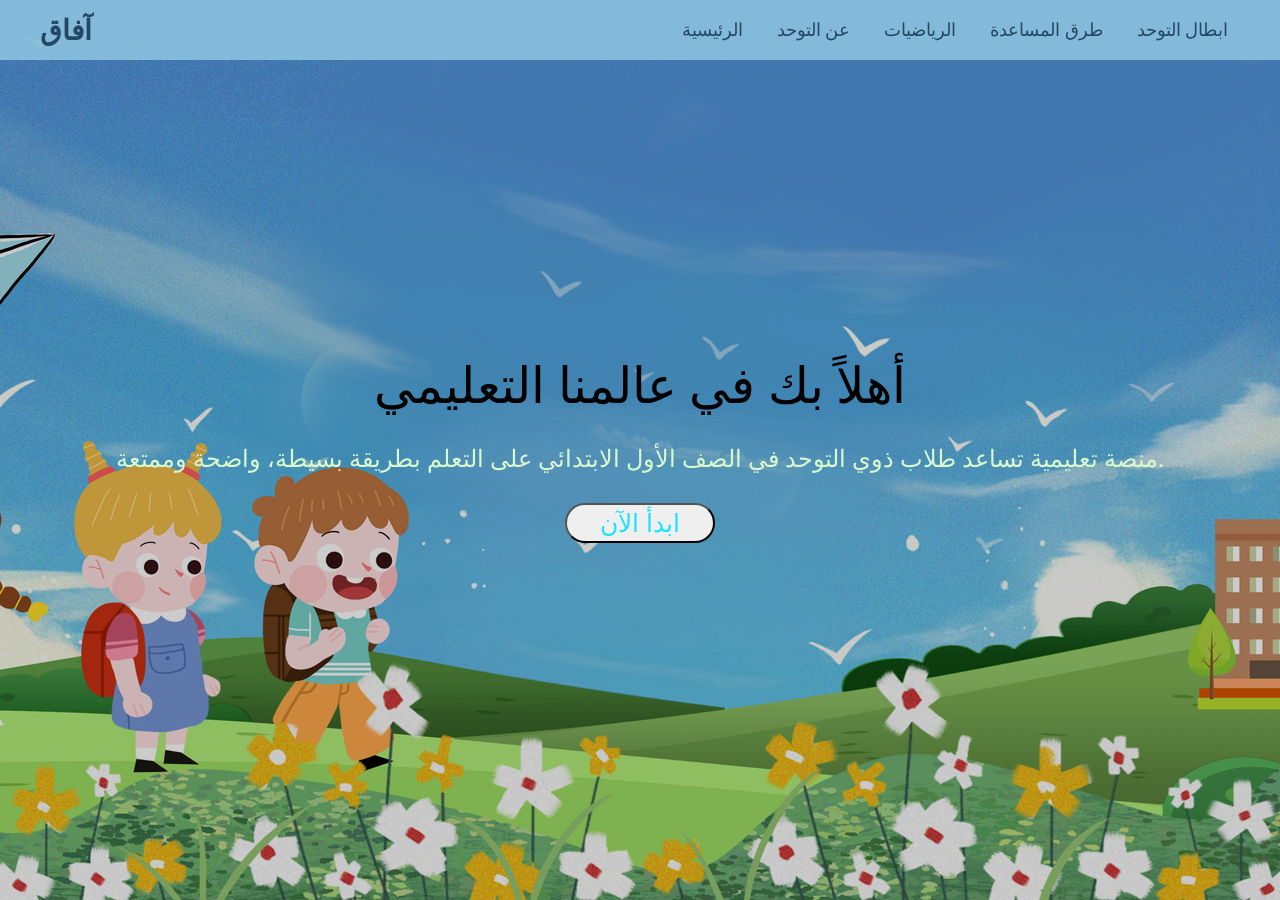
<file: index.html>
<!DOCTYPE html>
<html>

<head>
    <meta charset="UTF-8">
    <title>آفاق</title>
    <link rel="stylesheet" href="css/style.css">
    <link rel="icon" href="images/icon.png">
</head>
<body>
<div class="first-header">

    <h2 class="header-logo">آفاق</h2>

    <ul class="ul12">
        <li><a href="#">الرئيسية</a></li>
        <li><a href="#">عن التوحد</a></li>
         <li><a href="#">الرياضيات</a></li>
        <li><a href="#">طرق المساعدة</a></li>
        <li><a href="#">ابطال التوحد </a></li>
       
    </ul>

</div>

<div class="parent">
<div class="overlay">
    <div class="content">
        <span class="span1">أهلاً بك في عالمنا التعليمي</span>
    <p>منصة تعليمية تساعد طلاب ذوي التوحد في الصف الأول الابتدائي على التعلم بطريقة بسيطة، واضحة وممتعة. </p>
   

        <button class="btn" id="Startbtn">ابدأ الآن</button>
     
    </div>
    </div>
</div>

<script src="JS/script.js"></script>
</body>



</html>
</file>
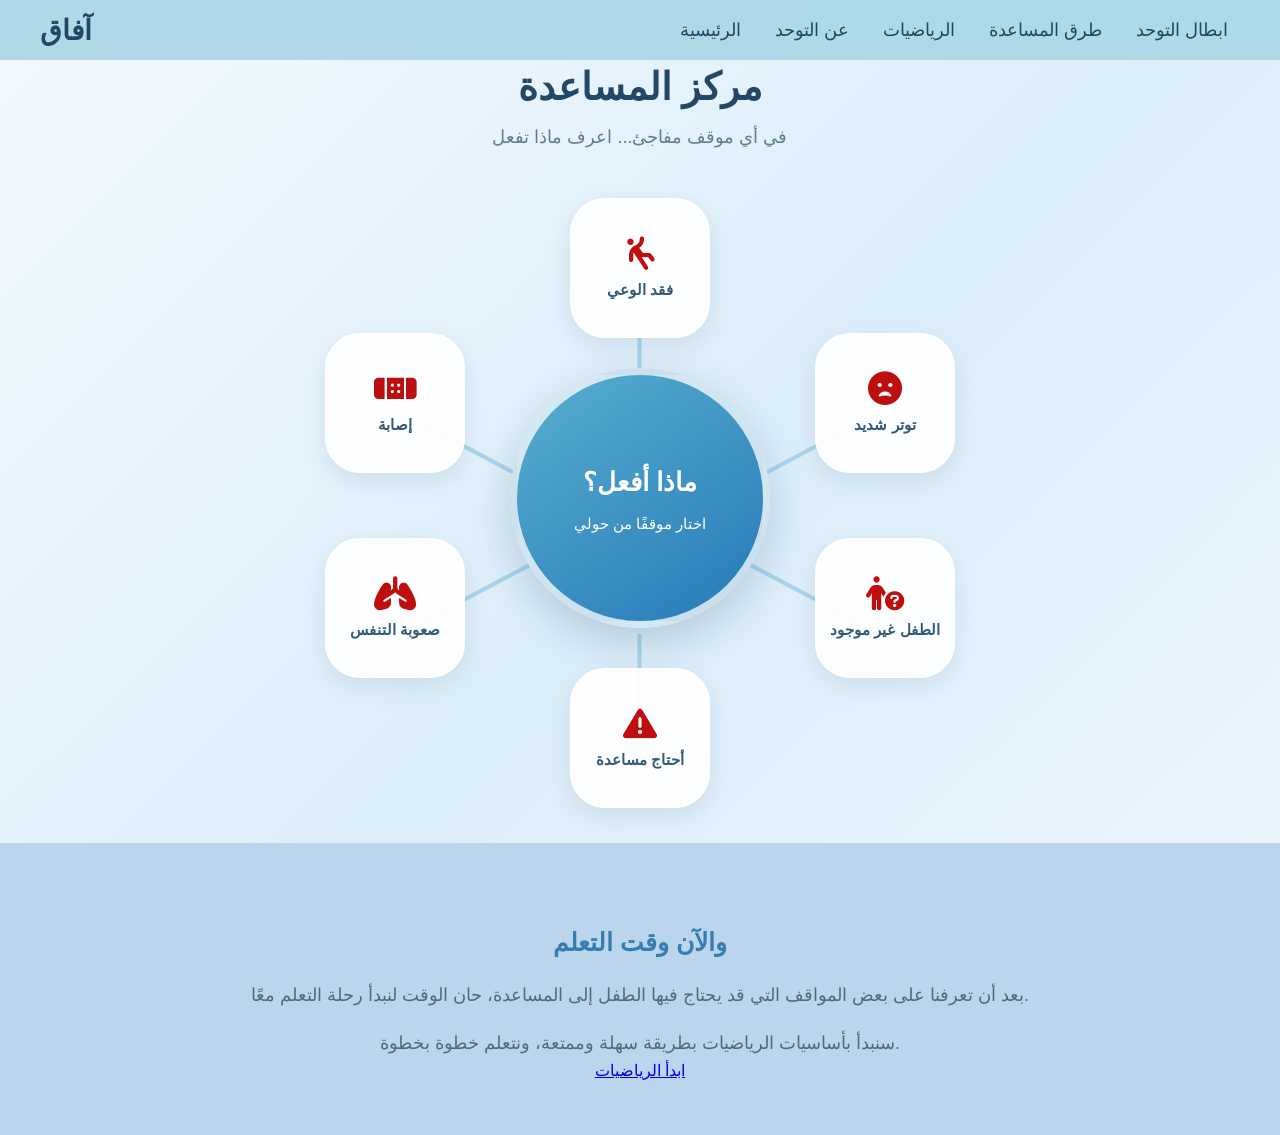
<file: help.html>
<DOCTYPE>
    <html>
        <head>
            <meta charset="UTF-8">
            <title>آفاق</title>
              <link rel="stylesheet" href="css/help.css">
              <link rel="stylesheet" href="css/all.css">
              <link rel="icon" href="images/icon.png">
        </head>
        <body>
            
          <div class="first-header">
        <h2 class="header-logo">آفاق</h2>

        <ul class="ul12">
         <li><a href="index.html">الرئيسية</a></li>
            <li><a href="home.html">عن التوحد</a></li>
             <li><a href="math.html">الرياضيات</a></li>
            <li><a href="help.html">طرق المساعدة</a></li>
            <li><a href="heroes.html">ابطال التوحد </a></li>
        </ul>
    </div>
    </div>
   <div class="div1">

        <h1> مركز المساعدة</h1>

        <p>في أي موقف مفاجئ... اعرف ماذا تفعل</p>

    
</div>

    <div class="div2">

        <div class="line1"></div>
        <div class="line2"></div>
        <div class="line3"></div>
        <div class="line4"></div>
        <div class="line5"></div>
        <div class="line6"></div>


        <div class="div3" id="one">

            <h2><i class="fa-solid fa-person-falling fa-float" style="color: rgb(191, 14, 14);"></i></h2>
            <p>فقد الوعي</p>

        </div>


        <div class="div4" id="two">

            <h2><i class="fa-solid fa-bandage fa-float" style="color: rgb(191, 14, 14);"></i></h2>
            <p>إصابة</p>

        </div>


        <div class="div5" id="three">

            <h2><i class="fa-solid fa-face-frown-open fa-float" style="color: rgb(191, 14, 14);"></i></h2>
            <p>توتر شديد</p>

        </div>


        <div class="div6">

            <h2></h2>

            <h1>ماذا أفعل؟</h1>

            <p id="text">
                اختار موقفًا من حولي
            </p>

        </div>


        <div class="div7" id="four">

            <h2><i class="fa-solid fa-lungs fa-float" style="color: rgb(191, 14, 14);"></i></h2>
            <p>صعوبة التنفس</p>

        </div>


        <div class="div8" id="five">

            <h2><i class="fa-solid fa-person-circle-question fa-float" style="color: rgb(191, 14, 14);"></i></h2>
            <p>الطفل غير موجود</p>

        </div>


        <div class="div9" id="six">

            <h2><i class="fa-solid fa-triangle-exclamation fa-float" style="color: rgb(191, 14, 14);"></i></h2>
            <p>أحتاج مساعدة</p>

        </div>

    </div>


<div class="help-overlay" id="math">

    <div class="header1">

    </div>

    <div class="help-content">

        <h2>والآن وقت التعلم </h2>

        <p>
            بعد أن تعرفنا على بعض المواقف التي قد يحتاج فيها الطفل إلى المساعدة،
            حان الوقت لنبدأ رحلة التعلم معًا.
        </p>

        <p>
            سنبدأ بأساسيات الرياضيات بطريقة سهلة وممتعة، ونتعلم خطوة بخطوة.
        </p>

        <a href="math.html" class="btn1">ابدأ الرياضيات</a>

    </div>

</div>

 


    <script src="JS/help.js"></script>
        </body>
    </html>
</file>
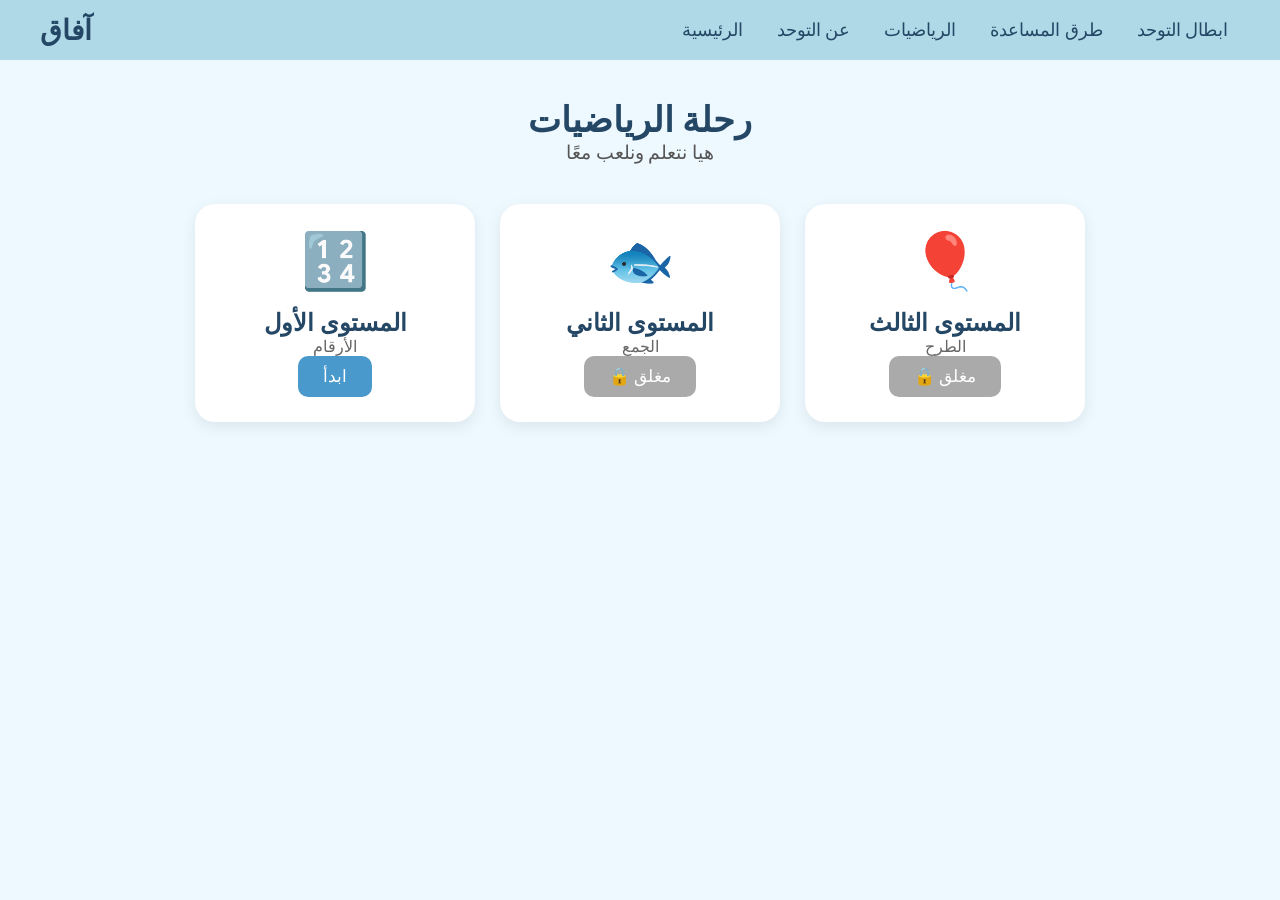
<file: math.html>
<DOCTYPE>
<html>
<head>
 <meta charset="UTF-8">
 <title> آفاق </title>

    <link rel="stylesheet" href="css/math.css">
    <link rel="stylesheet" href="css/all.css">

       <link rel="icon" href="images/icon.png">
        </head>
     <body>
          <div class="first-header">
        <h2 class="header-logo">آفاق</h2>

        <ul class="ul12">
           <li><a href="index.html">الرئيسية</a></li>
            <li><a href="home.html">عن التوحد</a></li>
             <li><a href="math.html">الرياضيات</a></li>
            <li><a href="help.html">طرق المساعدة</a></li>
            <li><a href="heroes.html">ابطال التوحد </a></li>
        </ul>
    </div>

   <div class="math">

    <div class="title">
        <h1>رحلة الرياضيات </h1>
        <p>هيا نتعلم ونلعب معًا</p>
    </div>



    <div class="container" id="page1">

        <div class="box">

            <div class="pic">🔢</div>

            <h2>المستوى الأول</h2>
            <p>الأرقام</p>

            <button onclick="open1()">ابدأ</button>

        </div>


        <div class="box1">

            <div class="pic">🐟</div>

            <h2>المستوى الثاني</h2>
            <p>الجمع</p>

            <button id="b1" onclick="open2()" disabled>
                🔒 مغلق
            </button>

        </div>


        <div class="box2">

            <div class="pic">🎈</div>

            <h2>المستوى الثالث</h2>
            <p>الطرح</p>

            <button id="b2" onclick="open3()" disabled>
                🔒 مغلق
            </button>

        </div>

    </div>


    <div class="page" id="page2">

        <button class="back" onclick="back()"> رجوع</button>

        <div class="container1">

            <h1>🔢 الأرقام</h1>

            <div class="small">

                <h2>الدرس الأول</h2>

                <p>هيا نتعرف على الأرقام من 1 إلى 5.</p>

                <div class="big">
                    1️⃣ 2️⃣ 3️⃣ 4️⃣ 5️⃣
                </div>

                <button onclick="one()">ابدأ</button>

            </div>

        </div>

    </div>


    <div class="page" id="page3">

        <button class="back" onclick="back()">← رجوع</button>

        <div class="container1">

            <h1>الدرس الأول 🔢</h1>

            <p>هذا هو الرقم 3</p>

            <div class="big">3️⃣</div>

            <h2>أين الرقم 3؟</h2>

            <div class="buttons">

                <button onclick="check1(1)">1</button>
                <button onclick="check1(3)">3</button>
                <button onclick="check1(5)">5</button>

            </div>

            <p id="text1"></p>

            <button id="next1" onclick="two()" style="display:none;">
                الدرس التالي
            </button>

        </div>

    </div>



    <div class="page" id="page4">

        <button class="back" onclick="back()"> رجوع</button>

        <div class="container1">

            <h1>الدرس الثاني 🔢</h1>

            <p>هيا نتعرف على الأرقام من 6 إلى 10.</p>

            <div class="big">
                6️⃣ 7️⃣ 8️⃣ 9️⃣ 🔟
            </div>

            <h2>أين الرقم 8؟</h2>

            <div class="buttons">

                <button onclick="check2(6)">6</button>
                <button onclick="check2(8)">8</button>
                <button onclick="check2(10)">10</button>

            </div>

            <p id="text2"></p>

            <button id="next2" onclick="three()" style="display:none;">
                الدرس التالي
            </button>

        </div>

    </div>



    <div class="page" id="page5">

        <button class="back" onclick="back()"> رجوع</button>

        <div class="container1">

            <h1>الدرس الثالث 🔢</h1>

            <p>هيا نتعلم ترتيب الأرقام.</p>

            <div class="big">
                1️⃣ 2️⃣ 3️⃣
            </div>

            <h2>ما الرقم الذي يأتي بعد 3؟</h2>

            <div class="buttons">

                <button onclick="check3(2)">2</button>
                <button onclick="check3(4)">4</button>
                <button onclick="check3(5)">5</button>

            </div>

            <p id="text3"></p>

            <button id="next3" onclick="home2()" style="display:none;">
                المستوى التالي
            </button>

        </div>

    </div>

    <div class="page" id="page6">

        <button class="back" onclick="back()"> رجوع</button>

        <div class="container1">

            <h1>🐟 الجمع</h1>

            <div class="small">

                <h2>الدرس الأول</h2>

                <p>هيا نتعلم الجمع باستخدام الصور.</p>

                <div class="big">
                    🐟 + 🐟
                </div>

                <button onclick="four()">ابدأ</button>

            </div>

        </div>

    </div>

    <div class="page" id="page7">

        <button class="back" onclick="back()"> رجوع</button>

        <div class="container1">

            <h1>الدرس الأول 🐟</h1>

            <p>1 + 1 = ؟</p>

            <div class="big">
                🐟 + 🐟
            </div>

            <div class="buttons">

                <button onclick="check4(1)">1</button>
                <button onclick="check4(2)">2</button>
                <button onclick="check4(3)">3</button>

            </div>

            <p id="text4"></p>

            <button id="next4" onclick="five()" style="display:none;">
                الدرس التالي
            </button>

        </div>

    </div>

    <div class="page" id="page8">

        <button class="back" onclick="back()"> رجوع</button>

        <div class="container1">

            <h1>الدرس الثاني 🐟</h1>

            <p>2 + 1 = ؟</p>

            <div class="big">
                🐟 🐟 + 🐟
            </div>

            <div class="buttons">

                <button onclick="check5(2)">2</button>
                <button onclick="check5(3)">3</button>
                <button onclick="check5(4)">4</button>

            </div>

            <p id="text5"></p>

            <button id="next5" onclick="six()" style="display:none;">
                الدرس التالي
            </button>

        </div>

    </div>

    <div class="page" id="page9">

        <button class="back" onclick="back()"> رجوع</button>

        <div class="container1">

            <h1>الدرس الثالث 🐟</h1>

            <p>3 + 1 = ؟</p>

            <div class="big">
                🐟 🐟 🐟 + 🐟
            </div>

            <div class="buttons">

                <button onclick="check6(3)">3</button>
                <button onclick="check6(4)">4</button>
                <button onclick="check6(5)">5</button>

            </div>

            <p id="text6"></p>

            <button id="next6" onclick="home3()" style="display:none;">
                المستوى التالي
            </button>

        </div>

    </div>

    <div class="page" id="page10">

        <button class="back" onclick="back()"> رجوع</button>

        <div class="container1">

            <h1>🎈 الطرح</h1>

            <div class="small">

                <h2>الدرس الأول</h2>

                <p>هيا نتعلم الطرح باستخدام الصور.</p>

                <div class="big">
                    🎈 🎈 - 🎈
                </div>

                <button onclick="seven()">ابدأ</button>

            </div>

        </div>

    </div>


    <div class="page" id="page11">

        <button class="back" onclick="back()"> رجوع</button>

        <div class="container1">

            <h1>الدرس الأول 🎈</h1>

            <p>2 - 1 = ؟</p>

            <div class="buttons">

                <button onclick="check7(1)">1</button>
                <button onclick="check7(2)">2</button>
                <button onclick="check7(3)">3</button>

            </div>

            <p id="text7"></p>

            <button id="next7" onclick="eight()" style="display:none;">
                الدرس التالي
            </button>

        </div>

    </div>

    <div class="page" id="page12">

        <button class="back" onclick="back()"> رجوع</button>

        <div class="container1">

            <h1>الدرس الثاني 🎈</h1>

            <p>3 - 1 = ؟</p>

            <div class="buttons">

                <button onclick="check8(1)">1</button>
                <button onclick="check8(2)">2</button>
                <button onclick="check8(3)">3</button>

            </div>

            <p id="text8"></p>

            <button id="next8" onclick="nine()" style="display:none;">
                الدرس التالي
            </button>

        </div>

    </div>

    <div class="page" id="page13">

        <button class="back" onclick="back()"> رجوع</button>

        <div class="container1">

            <h1>الدرس الثالث 🎈</h1>

            <p>4 - 1 = ؟</p>

            <div class="buttons">

                <button onclick="check9(2)">2</button>
                <button onclick="check9(3)">3</button>
                <button onclick="check9(4)">4</button>

            </div>

            <p id="text9"></p>

        </div>

    </div>

</div>


    <script src="JS/math.js"></script>

     </body>
    </html>
</file>
<file: css/style.css>
* {
    box-sizing: border-box;
    padding: 0;
    margin: 0;
}

.first-header {
    background-color: rgba(135, 190, 220, 0.95);
    width: 100%;
    height: 60px;
    position: fixed;
    top: 0;
    left: 0;
    z-index: 10;
    display: flex;
    align-items: center;
    justify-content: space-between;
    padding: 0 40px;
}

.header-logo {
    font-size: 28px;
    color: #244765;
}

.ul12 {
    display: flex;
    align-items: center;
    gap: 10px;
    list-style: none;
}

.ul12 li {
    position: relative;
}

.ul12 li a {
    display: block;
    padding: 10px 12px;
    text-decoration: none;
    color: #244765;
    font-size: 18px;
    transition: 0.3s;
}

.ul12 li::after {
    content: '';
    position: absolute;
    width: 0;
    height: 4px;
    background-color: #4999cd;
    bottom: 0;
    right: 0;
    transition: 0.3s;
}

.ul12 li:hover::after {
    width: 100%;
}

.ul12 li:hover {
    background-color: rgba(117, 190, 235, 0.3);
}


.parent {
    width: 100%;
    min-height: 100vh;
    background-image: url(../images/background.jpg);
    background-size: cover;
    background-position: center;
    background-repeat: no-repeat;
    position: relative;
}

.overlay {
    position: absolute;
    top: 0;
    left: 0;
    width: 100%;
    min-height: 100%;
    background-color: rgba(0, 0, 0, 0.2);
    text-align: center;
}

.content {
    width: 90%;
    color: #fff;
    position: absolute;
    top: 50%;
    left: 50%;
    transform: translate(-50%, -50%);
    text-align: center;
}

.content .span1 {
    color: black;
    font-size: 50px;
    display: inline-block;
}

.content p {
    color: #d9f9cd;
    margin-top: 30px;
    font-size: 24px;
}

.btn {
    display: inline-block;
    margin-top: 30px;
    text-align: center;
    width: 150px;
    min-height: 40px;
    border-radius: 30px;
    color: #1ee1ff;
    cursor: pointer;
    font-size: 25px;
}

.btn:hover {
    background-color: rgba(158, 114, 114, 0.5);
    transition: 1.5s;
}
</file>
<file: css/help.css>
* {
    margin: 0;
    padding: 0;
    box-sizing: border-box;
}

body {
    font-family: Arial, sans-serif;
    background-color: #f1f8fd;
    color: #244765;
}

.first-header {
    background-color: rgba(173, 216, 230, 0.97);
    width: 100%;
    min-height: 60px;
    position: fixed;
    top: 0;
    left: 0;
    z-index: 10;
    display: flex;
    align-items: center;
    justify-content: space-between;
    padding: 0 40px;
}

.header-logo {
    font-size: 28px;
    color: #244765;
}

.ul12 {
    display: flex;
    align-items: center;
    gap: 10px;
    list-style: none;
}

.ul12 li {
    position: relative;
}

.ul12 li a {
    display: block;
    padding: 10px 12px;
    text-decoration: none;
    color: #244765;
    font-size: 18px;
    transition: 0.3s;
}

.ul12 li::after {
    content: '';
    position: absolute;
    width: 0;
    height: 4px;
    background-color: #4999cd;
    bottom: 0;
    right: 0;
    transition: 0.3s;
}

.ul12 li:hover::after {
    width: 100%;
}

.ul12 li:hover {
    background-color: rgba(117, 190, 235, 0.3);
}
body {
    margin: 0;
    font-family: Arial, sans-serif;
    background: linear-gradient(135deg, #f3faff, #dceefa, #eef7ff);
    color: #244765;
    text-align: center;
    min-height: 100vh;
    overflow-x: hidden;
}

.div1 {
    padding: 45px 20px 25px;
}

.div1 h1 {
    font-size: 38px;
    margin: 20px 0 12px;
    color: #244765;
}

.div1 p {
    color: #607d8b;
    font-size: 18px;
    line-height: 1.8;
}

.div2 {
    width: 700px;
    height: 620px;
    margin: 10px auto 35px;
    position: relative;
}

.div6 {
    width: 260px;
    height: 260px;
    position: absolute;
    top: 180px;
    left: 220px;
    background: linear-gradient(145deg, #58afd0, #2679b8);
    border: 7px solid rgba(255,255,255,0.75);
    border-radius: 50%;
    color: white;
    display: flex;
    flex-direction: column;
    justify-content: center;
    align-items: center;
    padding: 25px;
    box-shadow: 0 15px 40px rgba(36,71,101,0.22);
    z-index: 2;
}

.div6 h2 {
    font-size: 35px;
    margin: 0 0 8px;
}

.div6 h1 {
    font-size: 26px;
    margin: 0 0 12px;
}

.div6 p {
    font-size: 15px;
    line-height: 1.8;
    margin: 0;
}

.div3,.div4,.div5,.div7,.div8,.div9 {
    width: 140px;
    height: 140px;
    position: absolute;
    background: rgba(255,255,255,0.94);
    border: 2px solid #ffffff;
    border-radius: 35px;
    display: flex;
    flex-direction: column;
    justify-content: center;
    align-items: center;
    cursor: pointer;
    box-shadow: 0 8px 24px rgba(36,71,101,0.10);
    transition: transform 0.3s, box-shadow 0.3s, background-color 0.3s;
    z-index: 3;
}

.div3 h2,.div4 h2,.div5 h2,.div7 h2,.div8 h2,.div9 h2 {
    font-size: 34px;
    margin: 0 0 10px;
}

.div3 p,.div4 p,.div5 p,.div7 p,.div8 p,.div9 p {
    font-size: 15px;
    font-weight: bold;
    color: #315b79;
    margin: 0;
}

.div3 {
    top: 10px;
    left: 280px;
}

.div4 {
    top: 145px;
    left: 35px;
}

.div5 {
    top: 145px;
    right: 35px;
}

.div7 {
    bottom: 130px;
    left: 35px;
}

.div8 {
    bottom: 130px;
    right: 35px;
}

.div9 {
    bottom: 0;
    left: 280px;
}

.div3:hover,.div4:hover,.div5:hover,.div7:hover,.div8:hover,.div9:hover {
    transform: translateY(-7px);
    background: #ffffff;
    box-shadow: 0 15px 32px rgba(38,121,184,0.20);
    border-color: #b9dff5;
}

.line1,.line2,.line3,.line4,.line5,.line6 {
    position: absolute;
    height: 4px;
    background: #a8d5ed;
    border-radius: 10px;
    z-index: 1;
}

.line1 {
    width: 85px;
    top: 185px;
    left: 307px;
    transform: rotate(90deg);
}

.line2 {
    width: 150px;
    top: 270px;
    left: 125px;
    transform: rotate(28deg);
}

.line3 {
    width: 150px;
    top: 270px;
    right: 125px;
    transform: rotate(-28deg);
}

.line4 {
    width: 150px;
    bottom: 220px;
    left: 125px;
    transform: rotate(-28deg);
}

.line5 {
    width: 150px;
    bottom: 220px;
    right: 125px;
    transform: rotate(28deg);
}

.line6 {
    width: 85px;
    bottom: 130px;
    left: 307px;
    transform: rotate(90deg);
}

.div10 {
    width: 85%;
    max-width: 1000px;
    margin: 30px auto 55px;
    padding: 45px 25px;
    background: rgba(255,255,255,0.85);
    border: 1px solid #ffffff;
    border-radius: 28px;
    box-shadow: 0 12px 35px rgba(36,71,101,0.10);
}

.div10 h1 {
    color: #244765;
    font-size: 30px;
    margin: 0 0 15px;
}

.div10 p {
    color: #607d8b;
    font-size: 17px;
    line-height: 1.9;
    margin: 0 auto 25px;
}

.div10 button {
    background: linear-gradient(135deg, #398fc1, #2679b8);
    color: white;
    border: none;
    padding: 14px 32px;
    border-radius: 12px;
    font-size: 17px;
    font-weight: bold;
    cursor: pointer;
    box-shadow: 0 7px 18px rgba(38,121,184,0.18);
    transition: 0.3s;
}

.div10 button:hover {
    transform: translateY(-3px);
    box-shadow: 0 11px 24px rgba(38,121,184,0.25);
}

.help-overlay {
    width: 100%;
    background-color: #bbd6ec;
    padding: 55px 10%;
    text-align: center;
}

.header1 {
    font-size: 25px;
    color: #244765;
    margin-bottom: 30px;
}

.help-content h2 {
    color: #357eaf;
    font-size: 25px;
    margin-bottom: 20px;
}

.help-content p {
    color: #526b7c;
    font-size: 18px;
    line-height: 2;
    margin-top: 12px;
}

@media (max-width: 750px) {
    .div1 {
        padding-top: 30px;
    }

    .div1 h1 {
        font-size: 29px;
    }

    .div1 p {
        font-size: 16px;
    }

    .div2 {
        margin-left: 50%;
        transform: translateX(-50%) scale(0.68);
        transform-origin: top center;
        margin-bottom: -170px;
    }

    .div10 {
        width: 92%;
        padding: 30px 18px;
    }

    .div10 h1 {
        font-size: 25px;
    }

    .div10 p {
        font-size: 15px;
    }
}

@media (max-width: 380px) {
    .div2 {
        transform: translateX(-50%) scale(0.52);
        margin-bottom: -260px;
    }
}
</file>
<file: css/math.css>
* {
    margin: 0;
    padding: 0;
    box-sizing: border-box;
}

body {
    background-color: #f1f8fd;
    color: #244765;
}

.first-header {
    background-color: rgba(173, 216, 230, 0.97);
    width: 100%;
    min-height: 60px;
    position: fixed;
    top: 0;
    left: 0;
    z-index: 10;
    display: flex;
    align-items: center;
    justify-content: space-between;
    padding: 0 40px;
}

.header-logo {
    font-size: 28px;
    color: #244765;
}

.ul12 {
    display: flex;
    align-items: center;
    gap: 10px;
    list-style: none;
}

.ul12 li {
    position: relative;
}

.ul12 li a {
    display: block;
    padding: 10px 12px;
    text-decoration: none;
    color: #244765;
    font-size: 18px;
    transition: 0.3s;
}

.ul12 li::after {
    content: '';
    position: absolute;
    width: 0;
    height: 4px;
    background-color: #4999cd;
    bottom: 0;
    right: 0;
    transition: 0.3s;
}

.ul12 li:hover::after {
    width: 100%;
}

.ul12 li:hover {
    background-color: rgba(117, 190, 235, 0.3);
}

.math {
    padding: 100px 30px 50px;
    background-color: #eef8ff;
    min-height: 100vh;
}

.title {
    text-align: center;
    margin-bottom: 40px;
}

.title h1 {
    color: #244765;
    font-size: 35px;
}

.title p {
    color: #555;
    font-size: 19px;
}

.container {
    display: flex;
    justify-content: center;
    gap: 25px;
    flex-wrap: wrap;
}

.box,.box1,.box2 {
    width: 280px;
    padding: 25px;
    background-color: white;
    text-align: center;
    border-radius: 20px;
    box-shadow: 0 5px 15px rgba(0,0,0,0.08);
}

.box:hover,.box1:hover,.box2:hover {
    transform: translateY(-5px);
}

.pic {
    font-size: 55px;
    margin-bottom: 15px;
}

.box h2,.box1 h2,.box2 h2 {
    color: #244765;
}

.box p,.box1 p,.box2 p {
    color: #666;
}

.box button,.box1 button,.box2 button {
    border: none;
    background-color: #4999cd;
    color: white;
    padding: 10px 25px;
    border-radius: 10px;
    font-size: 17px;
    cursor: pointer;
}

.box1 button:disabled,.box2 button:disabled {
    background-color: #aaa;
    cursor: not-allowed;
}

.page {
    display: none;
    text-align: center;
}

.back {
    border: none;
    background-color: #d7edf9;
    color: #244765;
    padding: 10px 20px;
    border-radius: 10px;
    cursor: pointer;
    margin-bottom: 20px;
}

.container1 {
    background-color: white;
    width: 80%;
    margin: auto;
    padding: 30px;
    border-radius: 25px;
    box-shadow: 0 5px 15px rgba(0,0,0,0.08);
}

.container1 h1 {
    color: #244765;
}

.container1 > p {
    color: #555;
}

.small {
    background-color: #eef8ff;
    padding: 25px;
    margin-top: 25px;
    border-radius: 20px;
}

.big {
    font-size: 50px;
    margin: 25px;
}

.small button,.container1 button {
    border: none;
    background-color: #4999cd;
    color: white;
    padding: 12px 25px;
    border-radius: 10px;
    font-size: 17px;
    cursor: pointer;
}

.buttons {
    display: flex;
    justify-content: center;
    gap: 15px;
    flex-wrap: wrap;
}

.buttons button {
    background-color: #d7edf9;
    color: #244765;
    font-size: 20px;
}

.buttons button:hover {
    background-color: #a9d8ef;
}

#text1,#text2,#text3,#text4,#text5,#text6,#text7,#text8,#text9 {
    font-size: 20px;
    font-weight: bold;
}

#next1,#next2,#next3,#next4,#next5,#next6,#next7,#next8 {
    margin-top: 15px;
}

@media (max-width: 700px) {

    .math {
        padding: 90px 15px 30px;
    }

    .box, .box1, .box2 {
        width: 100%;
    }

    .container1 {
        width: 100%;
    }

    .title h1 {
        font-size: 28px;
    }

}
</file>
